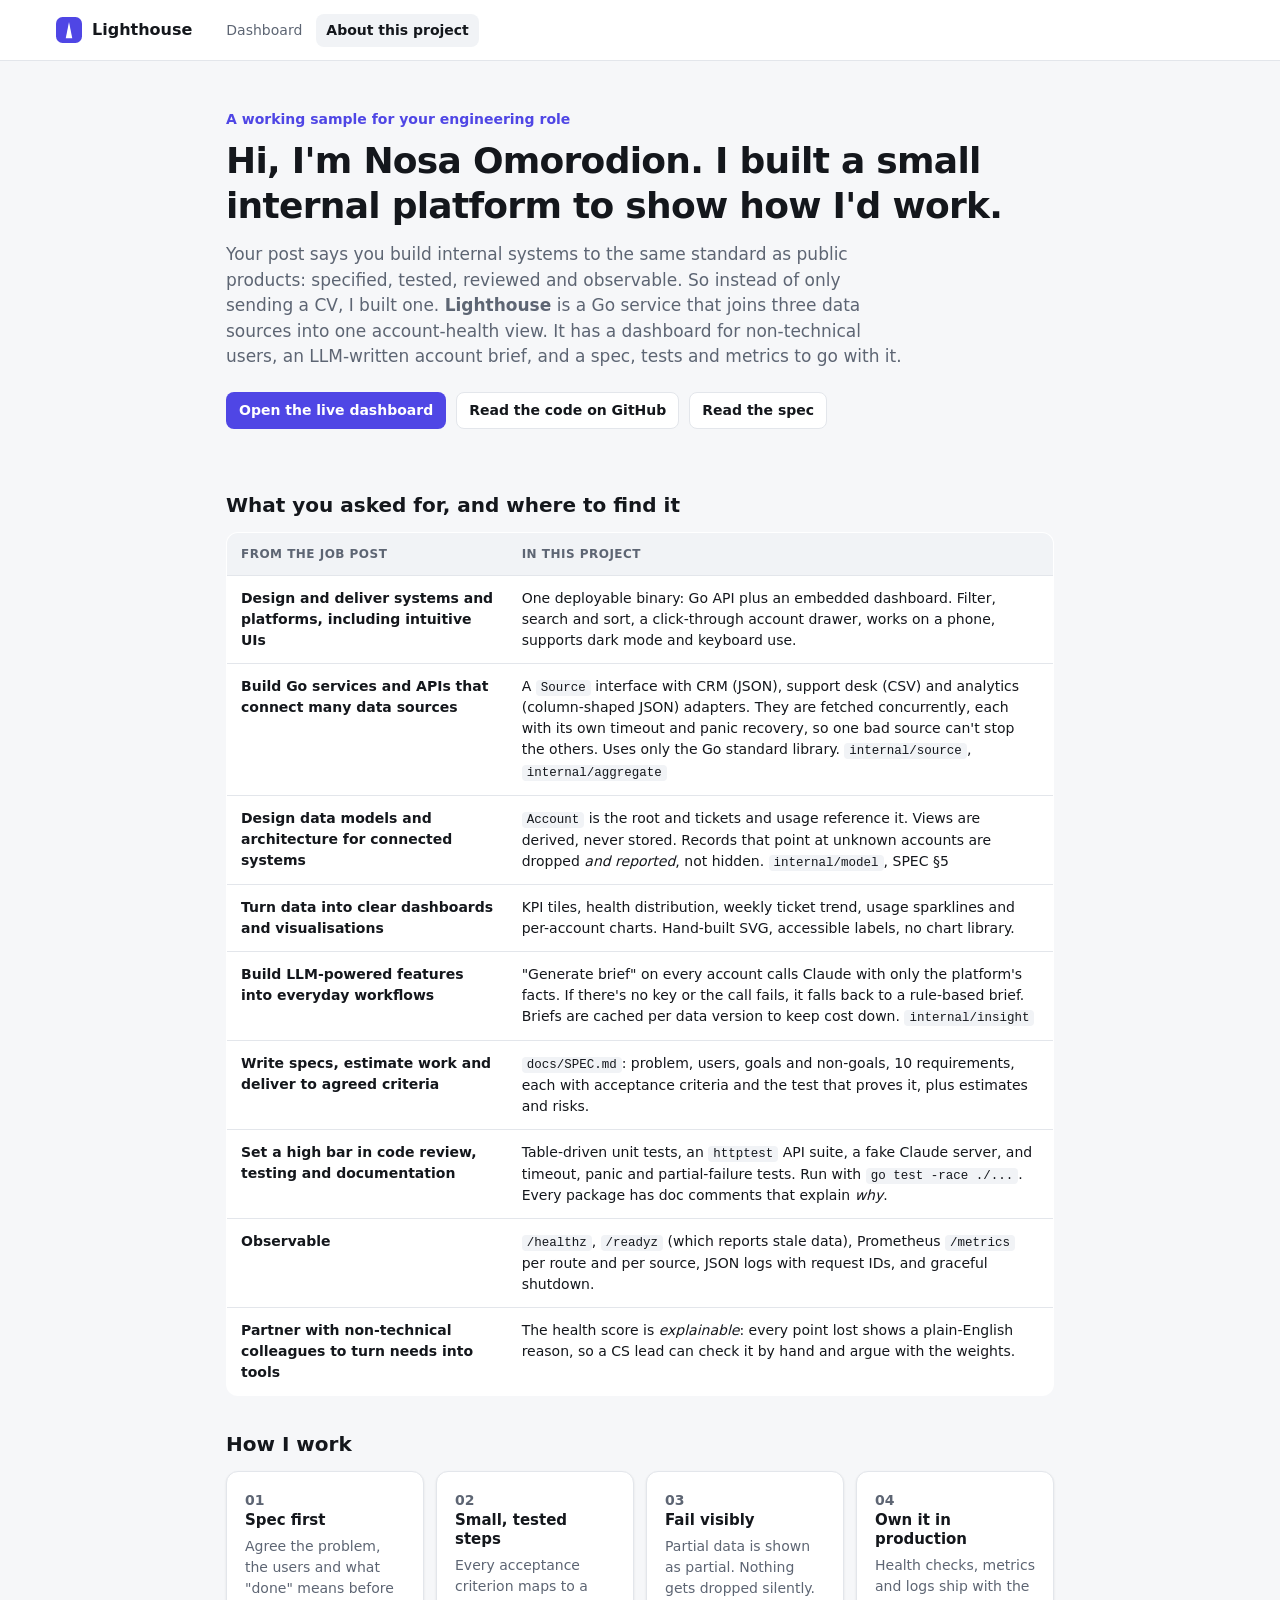
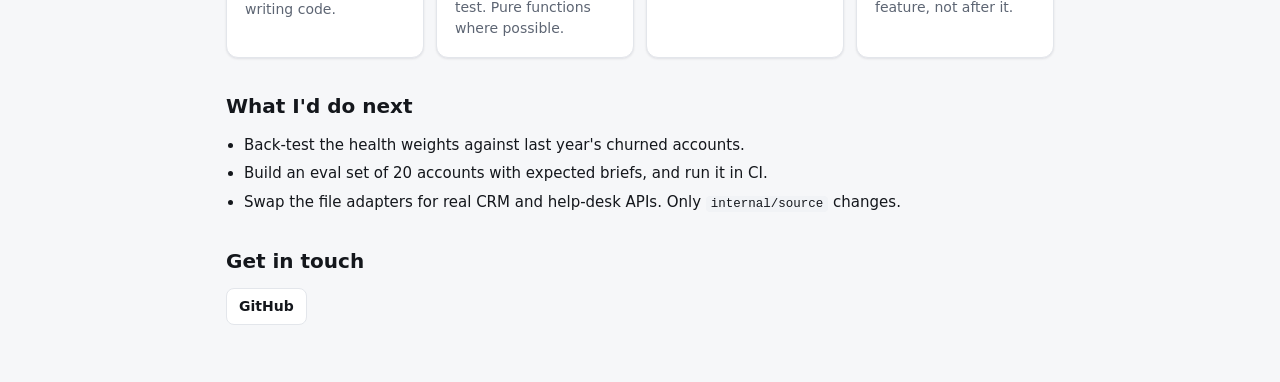
<file: web/static/about.html>
<!doctype html>
<html lang="en">
<head>
  <meta charset="utf-8">
  <meta name="viewport" content="width=device-width, initial-scale=1">
  <title>Lighthouse · About this project</title>
  <meta name="description" content="A working internal platform built to show how I'd do this role: Go services, connected data, dashboards, LLM features, specs and tests.">
  <link rel="icon" href="data:image/svg+xml,%3Csvg xmlns='http://www.w3.org/2000/svg' viewBox='0 0 32 32'%3E%3Crect width='32' height='32' rx='8' fill='%234f46e5'/%3E%3Cpath d='M16 6l4 20h-8z' fill='white'/%3E%3C/svg%3E">
  <link rel="stylesheet" href="styles.css">
</head>
<body>
  <a class="skip" href="#main">Skip to content</a>
  <header class="topbar">
    <div class="wrap topbar-inner">
      <a class="brand" href="./">
        <svg width="26" height="26" viewBox="0 0 32 32" aria-hidden="true"><rect width="32" height="32" rx="8" class="brand-bg"/><path d="M16 6l4 20h-8z" fill="#fff"/></svg>
        <span class="brand-text">Lighthouse</span>
      </a>
      <nav class="nav" aria-label="Main">
        <a href="./">Dashboard</a>
        <a href="about.html" aria-current="page">About this project</a>
      </nav>
    </div>
  </header>

  <main id="main" class="wrap about">
    <section class="hero">
      <p class="eyebrow">A working sample for your engineering role</p>
      <h1>Hi, I'm Nosa Omorodion. I built a small internal platform to show how I'd work.</h1>
      <p>
        Your post says you build internal systems to the same standard as public products:
        specified, tested, reviewed and observable. So instead of only sending a CV, I built one.
        <strong>Lighthouse</strong> is a Go service that joins three data sources into one account-health
        view. It has a dashboard for non-technical users, an LLM-written account brief, and a spec,
        tests and metrics to go with it.
      </p>
      <div class="cta">
        <a class="btn btn-primary" href="./">Open the live dashboard</a>
        <a class="btn" href="https://github.com/nosaomorodion2017-glitch/lighthouse">Read the code on GitHub</a>
        <a class="btn" href="https://github.com/nosaomorodion2017-glitch/lighthouse/blob/main/docs/SPEC.md">Read the spec</a>
      </div>
    </section>

    <h2>What you asked for, and where to find it</h2>
    <table class="map">
      <thead><tr><th>From the job post</th><th>In this project</th></tr></thead>
      <tbody>
        <tr><td>Design and deliver systems and platforms, including intuitive UIs</td>
            <td>One deployable binary: Go API plus an embedded dashboard. Filter, search and sort, a click-through account drawer, works on a phone, supports dark mode and keyboard use.</td></tr>
        <tr><td>Build Go services and APIs that connect many data sources</td>
            <td>A <code>Source</code> interface with CRM (JSON), support desk (CSV) and analytics (column-shaped JSON) adapters. They are fetched concurrently, each with its own timeout and panic recovery, so one bad source can't stop the others. Uses only the Go standard library. <code>internal/source</code>, <code>internal/aggregate</code></td></tr>
        <tr><td>Design data models and architecture for connected systems</td>
            <td><code>Account</code> is the root and tickets and usage reference it. Views are derived, never stored. Records that point at unknown accounts are dropped <em>and reported</em>, not hidden. <code>internal/model</code>, SPEC §5</td></tr>
        <tr><td>Turn data into clear dashboards and visualisations</td>
            <td>KPI tiles, health distribution, weekly ticket trend, usage sparklines and per-account charts. Hand-built SVG, accessible labels, no chart library.</td></tr>
        <tr><td>Build LLM-powered features into everyday workflows</td>
            <td>"Generate brief" on every account calls Claude with only the platform's facts. If there's no key or the call fails, it falls back to a rule-based brief. Briefs are cached per data version to keep cost down. <code>internal/insight</code></td></tr>
        <tr><td>Write specs, estimate work and deliver to agreed criteria</td>
            <td><code>docs/SPEC.md</code>: problem, users, goals and non-goals, 10 requirements, each with acceptance criteria and the test that proves it, plus estimates and risks.</td></tr>
        <tr><td>Set a high bar in code review, testing and documentation</td>
            <td>Table-driven unit tests, an <code>httptest</code> API suite, a fake Claude server, and timeout, panic and partial-failure tests. Run with <code>go test -race ./...</code>. Every package has doc comments that explain <em>why</em>.</td></tr>
        <tr><td>Observable</td>
            <td><code>/healthz</code>, <code>/readyz</code> (which reports stale data), Prometheus <code>/metrics</code> per route and per source, JSON logs with request IDs, and graceful shutdown.</td></tr>
        <tr><td>Partner with non-technical colleagues to turn needs into tools</td>
            <td>The health score is <em>explainable</em>: every point lost shows a plain-English reason, so a CS lead can check it by hand and argue with the weights.</td></tr>
      </tbody>
    </table>

    <h2>How I work</h2>
    <div class="steps">
      <article class="card"><p class="n">01</p><h3>Spec first</h3><p>Agree the problem, the users and what "done" means before writing code.</p></article>
      <article class="card"><p class="n">02</p><h3>Small, tested steps</h3><p>Every acceptance criterion maps to a test. Pure functions where possible.</p></article>
      <article class="card"><p class="n">03</p><h3>Fail visibly</h3><p>Partial data is shown as partial. Nothing gets dropped silently.</p></article>
      <article class="card"><p class="n">04</p><h3>Own it in production</h3><p>Health checks, metrics and logs ship with the feature, not after it.</p></article>
    </div>

    <h2>What I'd do next</h2>
    <ul class="plain">
      <li>Back-test the health weights against last year's churned accounts.</li>
      <li>Build an eval set of 20 accounts with expected briefs, and run it in CI.</li>
      <li>Swap the file adapters for real CRM and help-desk APIs. Only <code>internal/source</code> changes.</li>
    </ul>

    <h2>Get in touch</h2>
    <div class="contact">
      <a class="btn" href="https://github.com/nosaomorodion2017-glitch">GitHub</a>
    </div>
  </main>
</body>
</html>
</file>
<file: web/static/styles.css>
:root {
  --bg: #f6f7f9;
  --surface: #ffffff;
  --surface-2: #f1f3f6;
  --border: #e3e6eb;
  --text: #14171c;
  --muted: #5d6573;
  --accent: #4f46e5;
  --accent-soft: #eef0ff;
  --healthy: #12805c;
  --healthy-soft: #e3f5ee;
  --watch: #b25e00;
  --watch-soft: #fff1dc;
  --risk: #c4314b;
  --risk-soft: #fde8ec;
  --opened: #4f46e5;
  --closed: #a5b4fc;
  --shadow: 0 1px 2px rgba(16, 24, 40, .04), 0 1px 3px rgba(16, 24, 40, .06);
  --radius: 12px;
  --font: ui-sans-serif, system-ui, -apple-system, "Segoe UI", Roboto, "Helvetica Neue", Arial, sans-serif;
  --mono: ui-monospace, "Cascadia Mono", "SF Mono", Menlo, Consolas, monospace;
  color-scheme: light;
}

@media (prefers-color-scheme: dark) {
  :root {
    --bg: #0e1116;
    --surface: #161a21;
    --surface-2: #1d222b;
    --border: #2a303b;
    --text: #e8ebf0;
    --muted: #9aa3b2;
    --accent: #8b8cf8;
    --accent-soft: #23244a;
    --healthy: #3fcf9a;
    --healthy-soft: #12352a;
    --watch: #f0a742;
    --watch-soft: #3a2a12;
    --risk: #ff6b81;
    --risk-soft: #42171f;
    --opened: #8b8cf8;
    --closed: #4b4f8f;
    --shadow: none;
    color-scheme: dark;
  }
}

* { box-sizing: border-box; }
[hidden] { display: none !important; }
html { -webkit-text-size-adjust: 100%; }
body {
  margin: 0;
  background: var(--bg);
  color: var(--text);
  font: 15px/1.5 var(--font);
  -webkit-font-smoothing: antialiased;
}
h1, h2, h3 { margin: 0; line-height: 1.25; }
h1 { font-size: 26px; letter-spacing: -.02em; }
h2 { font-size: 15px; font-weight: 600; }
p { margin: 0; }
a { color: var(--accent); text-decoration: none; }
a:hover { text-decoration: underline; }
.muted { color: var(--muted); }
.small { font-size: 13px; }
.sr { position: absolute; width: 1px; height: 1px; overflow: hidden; clip: rect(0 0 0 0); white-space: nowrap; }
.skip { position: absolute; left: -999px; top: 8px; background: var(--surface); padding: 8px 12px; border-radius: 8px; z-index: 100; }
.skip:focus { left: 16px; }
:focus-visible { outline: 2px solid var(--accent); outline-offset: 2px; border-radius: 6px; }

.wrap { max-width: 1200px; margin: 0 auto; padding: 0 16px; }

/* Top bar */
.topbar { background: var(--surface); border-bottom: 1px solid var(--border); position: sticky; top: 0; z-index: 10; }
.topbar-inner { display: flex; align-items: center; gap: 24px; height: 60px; }
.brand { display: flex; align-items: center; gap: 10px; font-weight: 700; color: var(--text); font-size: 16px; }
.brand:hover { text-decoration: none; }
.brand-bg { fill: var(--accent); }
.nav { display: flex; gap: 4px; }
.nav a { color: var(--muted); padding: 6px 10px; border-radius: 8px; font-size: 14px; }
.nav a:hover { background: var(--surface-2); text-decoration: none; color: var(--text); }
.nav a[aria-current="page"] { color: var(--text); background: var(--surface-2); font-weight: 600; }
.refresh { margin-left: auto; display: flex; align-items: center; gap: 12px; }

.btn {
  font: inherit; font-size: 14px; font-weight: 600; cursor: pointer;
  border-radius: 8px; padding: 7px 12px; border: 1px solid var(--border);
  background: var(--surface); color: var(--text);
}
.btn:hover { background: var(--surface-2); }
.btn:disabled { opacity: .6; cursor: progress; }
.btn-primary { background: var(--accent); color: #fff; border-color: transparent; }
.btn-primary:hover { background: var(--accent); filter: brightness(1.08); }
.btn-icon { width: 34px; height: 34px; padding: 0; display: grid; place-items: center; }

.page-head { display: flex; align-items: flex-end; justify-content: space-between; gap: 16px; padding: 28px 0 20px; }
.page-head p { margin-top: 4px; }

.banner { border-radius: var(--radius); padding: 12px 16px; margin-bottom: 16px; background: var(--watch-soft); color: var(--watch); font-weight: 500; }

/* Cards */
.card { background: var(--surface); border: 1px solid var(--border); border-radius: var(--radius); box-shadow: var(--shadow); padding: 18px; }
.card-head { display: flex; align-items: center; justify-content: space-between; gap: 12px; margin-bottom: 14px; flex-wrap: wrap; }

.kpis { display: grid; grid-template-columns: repeat(4, 1fr); gap: 16px; margin-bottom: 16px; }
.kpi-label { font-size: 13px; font-weight: 500; color: var(--muted); }
.kpi-value { font-size: 30px; font-weight: 700; letter-spacing: -.02em; margin-top: 6px; font-variant-numeric: tabular-nums; }
.kpi-sub { font-size: 13px; margin-top: 2px; }
.kpi-risk .kpi-value { color: var(--risk); }

.dist { display: flex; height: 12px; border-radius: 6px; overflow: hidden; margin: 14px 0 12px; background: var(--surface-2); gap: 2px; }
.dist span { display: block; height: 100%; }
.legend { list-style: none; padding: 0; margin: 0; display: flex; flex-wrap: wrap; gap: 4px 14px; font-size: 13px; color: var(--muted); }
.legend li { display: flex; align-items: center; gap: 6px; }
.legend b { color: var(--text); font-variant-numeric: tabular-nums; }
.sw { width: 10px; height: 10px; border-radius: 3px; display: inline-block; }
.sw-opened { background: var(--opened); }
.sw-closed { background: var(--closed); }
.bg-healthy { background: var(--healthy); }
.bg-watch { background: var(--watch); }
.bg-at-risk { background: var(--risk); }

.grid-2 { display: grid; grid-template-columns: 1.4fr 1fr; gap: 16px; margin-bottom: 16px; }

/* Weekly chart */
.chart svg { display: block; width: 100%; height: auto; overflow: visible; }
.chart .axis { fill: var(--muted); font-size: 11px; }
.chart .grid { stroke: var(--border); stroke-width: 1; }
.chart .bar-opened { fill: var(--opened); }
.chart .bar-closed { fill: var(--closed); }
.chart .val { fill: var(--muted); font-size: 10px; font-variant-numeric: tabular-nums; }

/* Focus list */
.focus { list-style: none; padding: 0; margin: 0; display: grid; gap: 10px; }
.focus li button {
  all: unset; box-sizing: border-box; cursor: pointer; display: block; width: 100%;
  padding: 12px 14px; border-radius: 10px; border: 1px solid var(--border); background: var(--surface);
}
.focus li button:hover { background: var(--surface-2); }
.focus li button:focus-visible { outline: 2px solid var(--accent); }
.focus-top { display: flex; justify-content: space-between; align-items: center; gap: 8px; }
.focus-name { font-weight: 600; }
.focus-sig { font-size: 13px; color: var(--muted); margin-top: 4px; }

/* Pills */
.pill { display: inline-flex; align-items: center; gap: 6px; font-size: 12px; font-weight: 600; padding: 2px 8px; border-radius: 999px; white-space: nowrap; }
.pill-healthy { color: var(--healthy); background: var(--healthy-soft); }
.pill-watch { color: var(--watch); background: var(--watch-soft); }
.pill-at-risk { color: var(--risk); background: var(--risk-soft); }
.pill-neutral { color: var(--muted); background: var(--surface-2); box-shadow: inset 0 0 0 1px var(--border); }
.brief .pill { margin-bottom: 8px; }
.pill-ai { color: var(--accent); background: var(--accent-soft); }

/* Table */
.table-card { padding: 0; margin-bottom: 16px; }
.table-toolbar { padding: 16px 18px 0; }
.count { color: var(--muted); font-weight: 500; }
.toolbar { display: flex; gap: 10px; flex-wrap: wrap; align-items: center; }
.seg { display: inline-flex; background: var(--surface-2); padding: 3px; border-radius: 9px; }
.seg button { font: inherit; font-size: 13px; font-weight: 500; border: 0; background: none; color: var(--muted); padding: 5px 10px; border-radius: 7px; cursor: pointer; }
.seg button[aria-checked="true"] { background: var(--surface); color: var(--text); box-shadow: var(--shadow); font-weight: 600; }
.search input, .select select {
  font: inherit; font-size: 14px; color: var(--text); background: var(--surface);
  border: 1px solid var(--border); border-radius: 8px; padding: 6px 10px; height: 34px;
}
.search input { width: 230px; }
.table-scroll { overflow-x: auto; }
.table { width: 100%; border-collapse: collapse; font-size: 14px; }
.table th { text-align: left; font-size: 12px; font-weight: 600; color: var(--muted); text-transform: uppercase; letter-spacing: .04em; padding: 10px 18px; border-bottom: 1px solid var(--border); white-space: nowrap; }
.table td { padding: 12px 18px; border-bottom: 1px solid var(--border); vertical-align: middle; white-space: nowrap; }
.table tbody tr { cursor: pointer; }
.table tbody tr:hover { background: var(--surface-2); }
.table tbody tr:last-child td { border-bottom: 0; }
.num { text-align: right; font-variant-numeric: tabular-nums; }
.table th.num { text-align: right; }
.acct-btn { all: unset; cursor: pointer; font-weight: 600; color: var(--text); }
.acct-btn:focus-visible { outline: 2px solid var(--accent); outline-offset: 2px; border-radius: 4px; }
.acct-sub { font-size: 12px; color: var(--muted); }
.health { display: flex; align-items: center; gap: 10px; }
.meter { width: 64px; height: 6px; background: var(--surface-2); border-radius: 3px; overflow: hidden; }
.meter span { display: block; height: 100%; border-radius: 3px; }
.score { font-variant-numeric: tabular-nums; font-weight: 600; width: 24px; text-align: right; }
.spark { display: flex; align-items: center; gap: 8px; }
.spark svg { display: block; }
.spark .line { fill: none; stroke-width: 1.75; stroke-linecap: round; stroke-linejoin: round; }
.trend-down { color: var(--risk); }
.trend-up { color: var(--healthy); }
.trend-flat { color: var(--muted); }
.delta { font-size: 12px; font-weight: 600; font-variant-numeric: tabular-nums; min-width: 48px; }
.soon { color: var(--watch); font-weight: 600; }
.empty { padding: 32px 18px; text-align: center; }

/* Sources */
.sources { margin-bottom: 40px; }
.source-list { list-style: none; margin: 0; padding: 0; display: grid; grid-template-columns: repeat(auto-fit, minmax(220px, 1fr)); gap: 10px; }
.source-list li { border: 1px solid var(--border); border-radius: 10px; padding: 10px 12px; display: flex; gap: 10px; align-items: flex-start; }
.dot { width: 8px; height: 8px; border-radius: 50%; margin-top: 7px; flex: none; }
.dot-ok { background: var(--healthy); }
.dot-fail { background: var(--risk); }
.source-name { font-weight: 600; font-family: var(--mono); font-size: 13px; }
.warnings { list-style: none; padding: 0; margin: 10px 0 0; font-size: 13px; color: var(--watch); }

/* Drawer */
.scrim { position: fixed; inset: 0; background: rgba(10, 12, 16, .4); z-index: 20; }
.drawer {
  position: fixed; top: 0; right: 0; bottom: 0; width: min(520px, 100vw); z-index: 30;
  background: var(--surface); border-left: 1px solid var(--border); display: flex; flex-direction: column;
  box-shadow: -8px 0 32px rgba(0, 0, 0, .12);
}
.drawer-head { display: flex; justify-content: space-between; align-items: flex-start; gap: 12px; padding: 20px 22px 16px; border-bottom: 1px solid var(--border); }
.drawer-head h2 { font-size: 20px; margin-top: 2px; }
.drawer-body { padding: 18px 22px 40px; overflow-y: auto; display: grid; gap: 22px; }
.section-title { font-size: 12px; text-transform: uppercase; letter-spacing: .05em; color: var(--muted); font-weight: 600; margin-bottom: 8px; }
.stats { display: grid; grid-template-columns: repeat(3, 1fr); gap: 10px; }
.stat { background: var(--surface-2); border-radius: 10px; padding: 10px 12px; }
.stat b { display: block; font-size: 20px; font-variant-numeric: tabular-nums; }
.stat span { font-size: 12px; color: var(--muted); }
.signals { margin: 0; padding-left: 18px; display: grid; gap: 4px; }
.tickets { list-style: none; margin: 0; padding: 0; display: grid; gap: 8px; }
.tickets li { display: flex; gap: 10px; justify-content: space-between; align-items: flex-start; border: 1px solid var(--border); border-radius: 10px; padding: 10px 12px; }
.tickets .t-sub { font-weight: 500; }
.tickets .t-meta { font-size: 12px; color: var(--muted); }
.tickets .closed { opacity: .6; }
.brief { border: 1px solid var(--border); border-radius: 12px; padding: 14px; background: var(--surface-2); }
.brief-head { display: flex; justify-content: space-between; align-items: center; gap: 8px; margin-bottom: 10px; }
.brief-text { white-space: pre-wrap; font-size: 14px; }
.brief-note { font-size: 12px; color: var(--muted); margin-top: 10px; }
.usage-chart svg { width: 100%; height: auto; display: block; }
.usage-chart .area { fill: var(--accent-soft); }
.usage-chart .line { fill: none; stroke: var(--accent); stroke-width: 2; }
.usage-chart .axis { fill: var(--muted); font-size: 10px; }

.skeleton { color: transparent !important; background: linear-gradient(90deg, var(--surface-2), var(--border), var(--surface-2)); background-size: 200% 100%; animation: shimmer 1.2s infinite; border-radius: 6px; }
@keyframes shimmer { to { background-position: -200% 0; } }

@media (max-width: 960px) {
  .kpis { grid-template-columns: repeat(2, 1fr); }
  .grid-2 { grid-template-columns: 1fr; }
}
@media (max-width: 640px) {
  .topbar-inner { gap: 12px; }
  .refresh .small { display: none; }
  .nav a { padding: 6px 6px; font-size: 13px; white-space: nowrap; }
  .brand-text { display: none; }
  .refresh .btn { padding: 6px 10px; font-size: 13px; white-space: nowrap; }
  .kpis { grid-template-columns: 1fr 1fr; gap: 10px; }
  .kpi-value { font-size: 22px; }
  .search input { width: 100%; }
  .toolbar, .search { width: 100%; }
  .stats { grid-template-columns: repeat(3, 1fr); }
}
@media (prefers-reduced-motion: reduce) {
  .skeleton { animation: none; }
}

/* About page */
.about { max-width: 860px; padding-bottom: 64px; }
.hero { padding: 48px 0 28px; }
.hero .eyebrow { color: var(--accent); font-weight: 600; font-size: 14px; }
.hero h1 { font-size: 36px; margin: 8px 0 14px; }
.hero p { font-size: 17px; color: var(--muted); max-width: 680px; }
.hero .cta { display: flex; gap: 10px; margin-top: 22px; flex-wrap: wrap; }
.hero .cta a.btn { text-decoration: none; display: inline-block; }
.about h2 { font-size: 20px; margin: 36px 0 14px; }
.map { width: 100%; border-collapse: collapse; font-size: 14px; background: var(--surface); border: 1px solid var(--border); border-radius: var(--radius); overflow: hidden; }
.map th, .map td { text-align: left; padding: 12px 14px; border-bottom: 1px solid var(--border); vertical-align: top; }
.map th { font-size: 12px; text-transform: uppercase; letter-spacing: .04em; color: var(--muted); background: var(--surface-2); }
.map tr:last-child td { border-bottom: 0; }
.map td:first-child { font-weight: 600; width: 34%; }
.map code, .about code { font-family: var(--mono); font-size: 12.5px; background: var(--surface-2); padding: 1px 5px; border-radius: 4px; }
.steps { display: grid; grid-template-columns: repeat(4, 1fr); gap: 12px; }
.steps .card h3 { font-size: 15px; margin-bottom: 6px; }
.steps .card p { font-size: 14px; color: var(--muted); }
.steps .n { color: var(--accent); font-weight: 700; font-size: 13px; }
.about ul.plain { padding-left: 18px; display: grid; gap: 6px; }
.contact { display: flex; gap: 10px; flex-wrap: wrap; }
@media (max-width: 760px) {
  .steps { grid-template-columns: 1fr 1fr; }
  .hero h1 { font-size: 28px; }
  .map td:first-child { width: auto; }
  .map, .map tbody, .map tr, .map td { display: block; }
  .map thead { display: none; }
  .map td { border-bottom: 0; padding-bottom: 4px; }
  .map tr { border-bottom: 1px solid var(--border); padding-bottom: 8px; }
}
</file>
